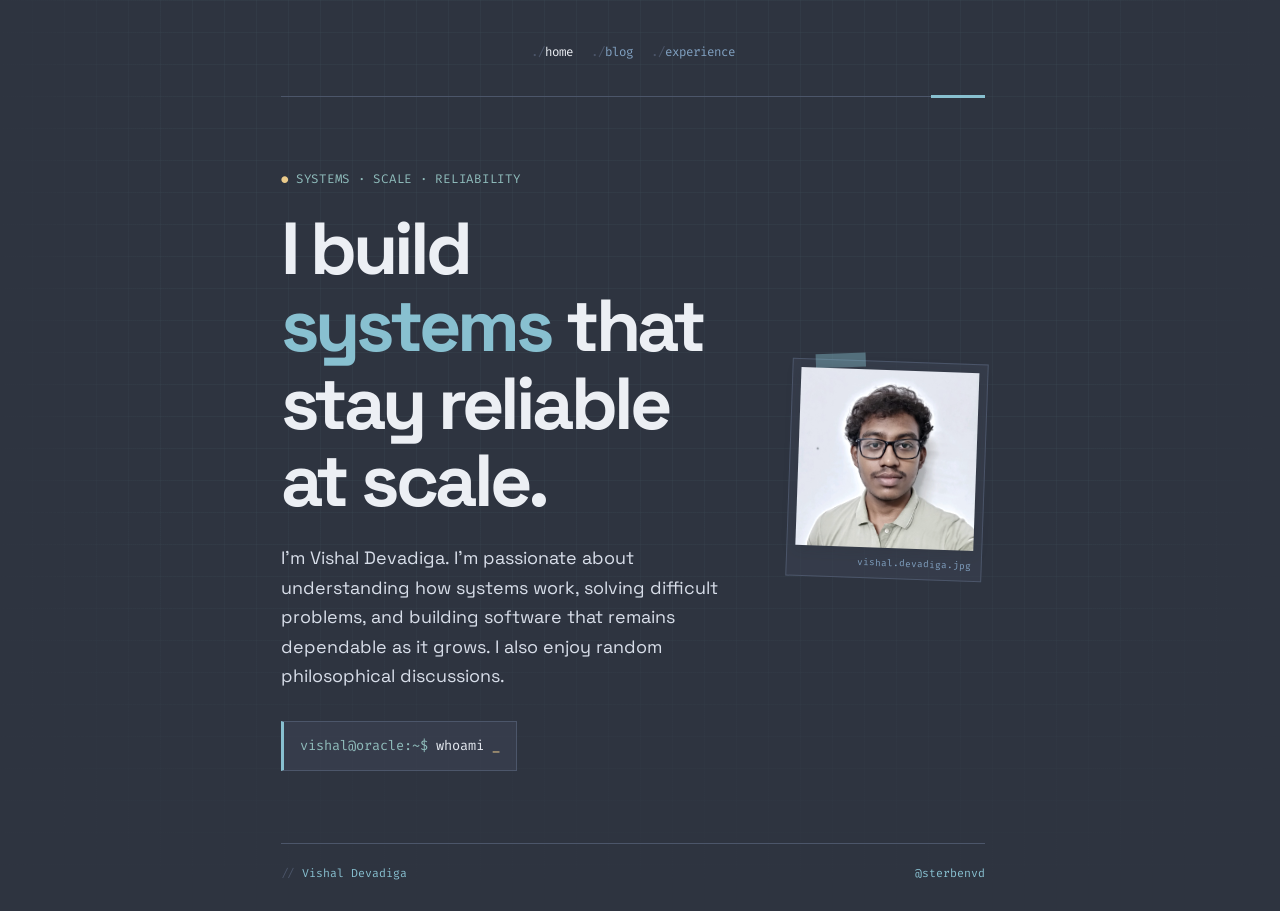
<file: index.html>
<!DOCTYPE html>
<html lang="en">
  <head>
    <meta charset="UTF-8" />
    <meta name="viewport" content="width=device-width, initial-scale=1.0" />
    <title>Vishal Devadiga · Home</title>
    <link rel="stylesheet" href="./style.css" />
  </head>

  <body>
    <header>
      <nav aria-label="Primary navigation">
        <ul>
          <li><a href="./index.html" aria-current="page">home</a></li>
          <li><a href="./blog/index.html">blog</a></li>
          <li><a href="./experience.html">experience</a></li>
        </ul>
      </nav>
    </header>
    <main>
      <div class="hero-layout">
        <section class="hero">
          <p class="eyebrow">systems · scale · reliability</p>
          <h1>I build <span>systems</span> that stay reliable at scale.</h1>
          <p class="hero-copy">
            I'm Vishal Devadiga. I'm passionate about understanding how systems
            work, solving difficult problems, and building software that remains
            dependable as it grows. I also enjoy random philosophical
            discussions.
          </p>
          <p class="prompt"><span class="command">vishal@oracle:~$</span> whoami <span class="cursor">_</span></p>
        </section>
        <figure class="hero-photo">
          <img src="./images/vish_dev.jpg" alt="Portrait of Vishal Devadiga" />
          <figcaption>vishal.devadiga.jpg</figcaption>
        </figure>
      </div>
    </main>
    <footer>
      <a href="https://www.linkedin.com/in/vishal-devadiga-3667a7224/">Vishal Devadiga</a>
      <a href="https://github.com/sterbenvd">@sterbenvd</a>
    </footer>
  </body>
</html>
</file>
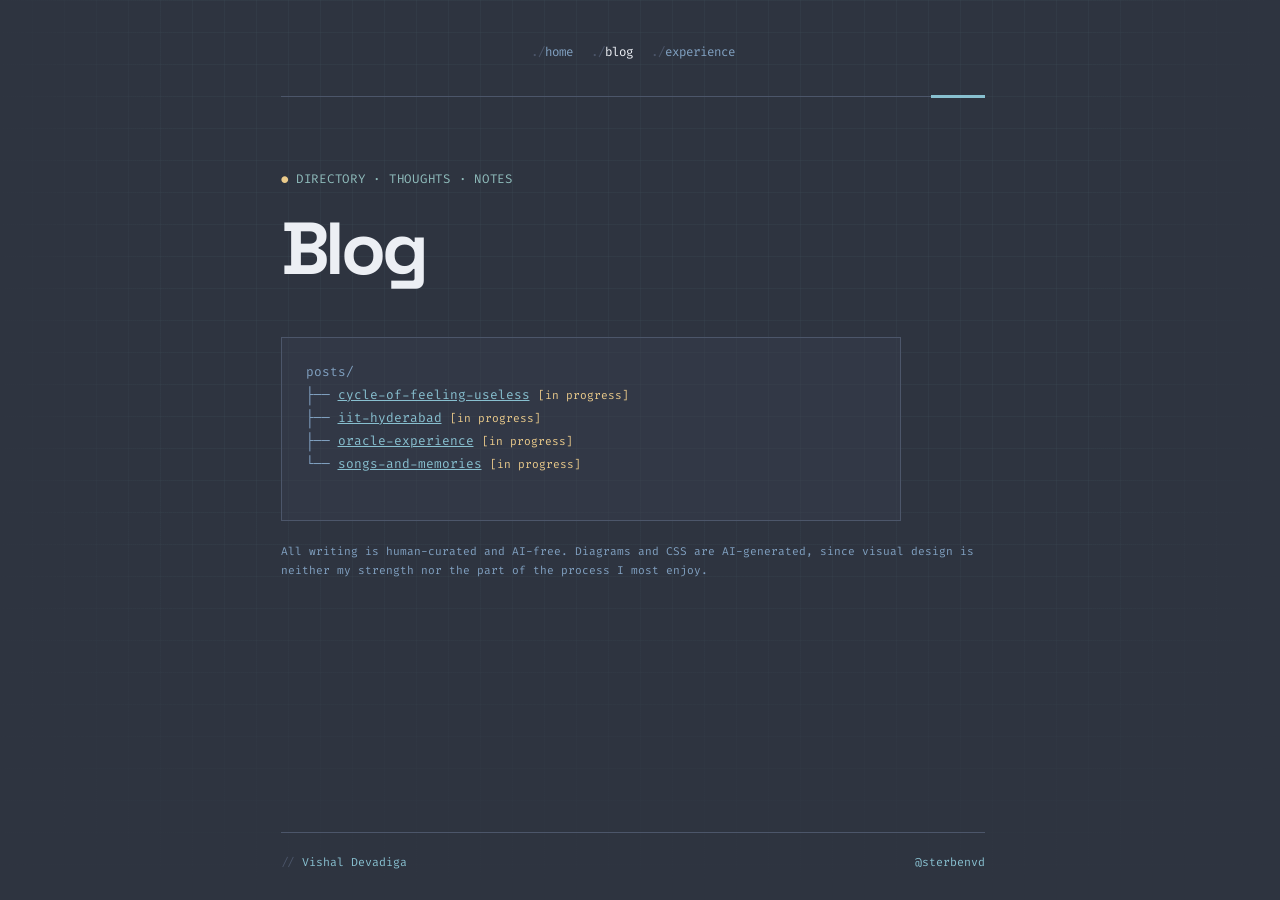
<file: blog/index.html>
<!DOCTYPE html>
<html lang="en">
  <head>
    <meta charset="UTF-8" />
    <meta name="viewport" content="width=device-width, initial-scale=1.0" />
    <title>Vishal Devadiga · Blog</title>
    <link rel="stylesheet" href="../style.css" />
  </head>

  <body>
    <header>
      <nav aria-label="Primary navigation">
        <ul>
          <li><a href="../index.html">home</a></li>
          <li><a href="./index.html" aria-current="page">blog</a></li>
          <li><a href="../experience.html">experience</a></li>
        </ul>
      </nav>
    </header>
    <main>
      <p class="eyebrow">directory · thoughts · notes</p>
      <h1>Blog</h1>
      <section class="blog-directory-card" aria-label="Blog posts">
        <pre class="folder-tree">posts/
├── <a href="./posts/cycle-of-feeling-useless.html">cycle-of-feeling-useless</a> <span class="post-status">[in progress]</span>
├── <a href="./posts/iit-hyderabad.html">iit-hyderabad</a> <span class="post-status">[in progress]</span>
├── <a href="./posts/oracle-experience.html">oracle-experience</a> <span class="post-status">[in progress]</span>
└── <a href="./posts/songs-and-memories.html">songs-and-memories</a> <span class="post-status">[in progress]</span>
        </pre>
      </section>
      <p class="blog-note">All writing is human-curated and AI-free. Diagrams and CSS are AI-generated, since visual design is neither my strength nor the part of the process I most enjoy.</p>
    </main>
    <footer>
      <a href="https://www.linkedin.com/in/vishal-devadiga-3667a7224/">Vishal Devadiga</a>
      <a href="https://github.com/sterbenvd">@sterbenvd</a>
    </footer>
  </body>
</html>
</file>
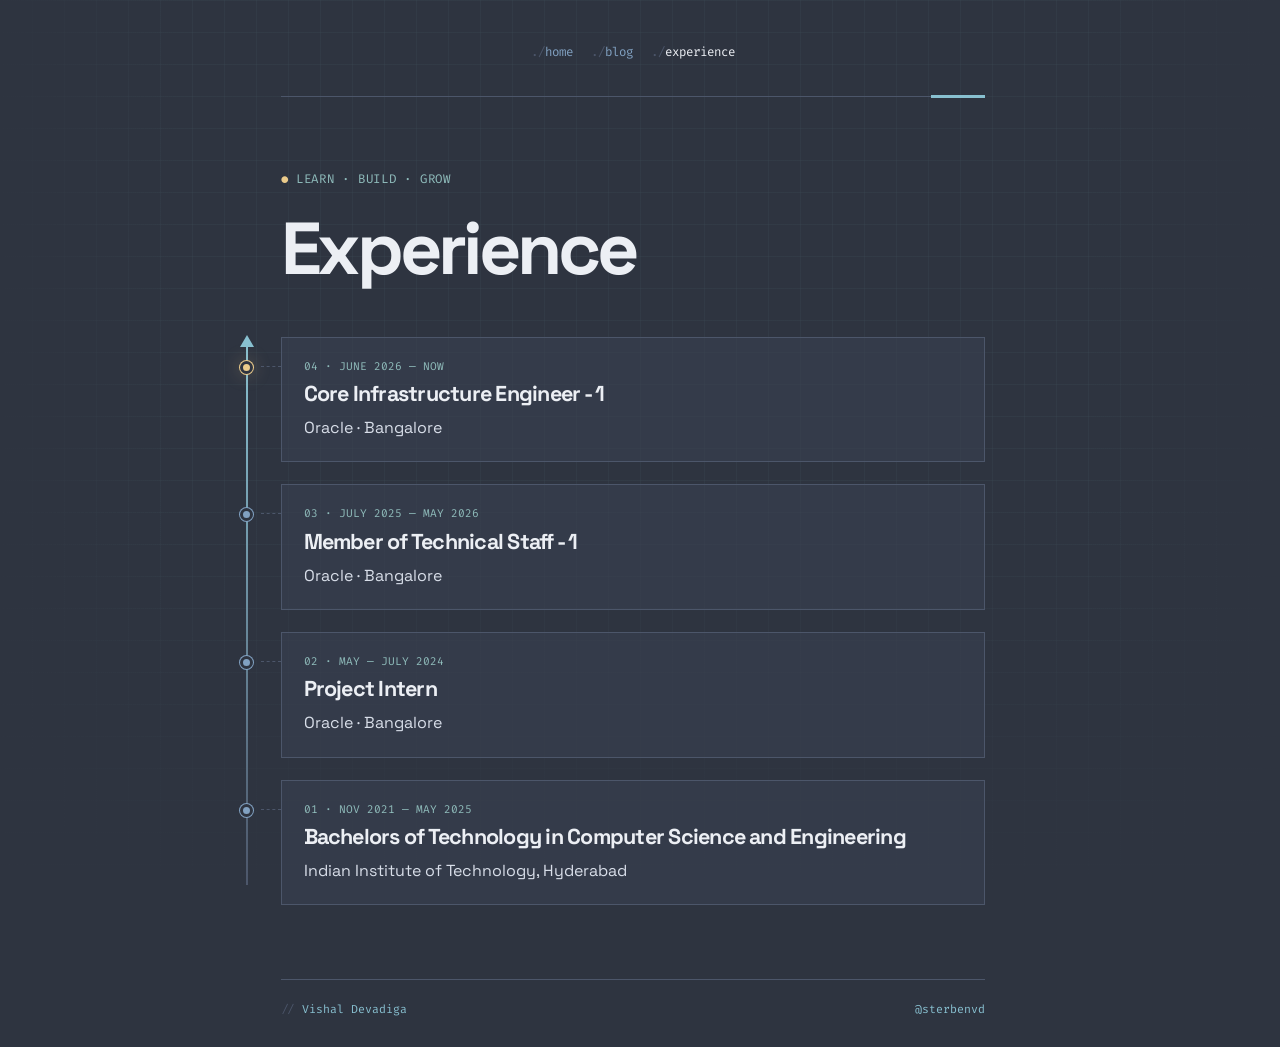
<file: experience.html>
<!DOCTYPE html>
<html lang="en">
  <head>
    <meta charset="UTF-8" />
    <meta name="viewport" content="width=device-width, initial-scale=1.0" />
    <title>Vishal Devadiga · Experience</title>
    <link rel="stylesheet" href="./style.css" />
  </head>

  <body>
    <header>
      <nav aria-label="Primary navigation">
        <ul>
          <li><a href="./index.html">home</a></li>
          <li><a href="./blog/index.html">blog</a></li>
          <li><a href="./experience.html" aria-current="page">experience</a></li>
        </ul>
      </nav>
    </header>
    <main>
      <p class="eyebrow">learn · build · grow</p>
      <h1>Experience</h1>
      <section class="career-diagram" aria-label="Career progression">
        <div class="career-axis" aria-hidden="true"></div>
        <ol class="career-path">
          <li class="career-step career-step--current">
            <span class="career-marker" aria-hidden="true"></span>
            <div class="career-card">
              <p class="career-meta">04 · June 2026 — now</p>
              <h2>Core Infrastructure Engineer - 1</h2>
              <p>Oracle · Bangalore</p>
            </div>
          </li>
          <li class="career-step">
            <span class="career-marker" aria-hidden="true"></span>
            <div class="career-card">
              <p class="career-meta">03 · July 2025 — May 2026</p>
              <h2>Member of Technical Staff - 1</h2>
              <p>Oracle · Bangalore</p>
            </div>
          </li>
          <li class="career-step">
            <span class="career-marker" aria-hidden="true"></span>
            <div class="career-card">
              <p class="career-meta">02 · May — July 2024</p>
              <h2>Project Intern</h2>
              <p>Oracle · Bangalore</p>
            </div>
          </li>
          <li class="career-step">
            <span class="career-marker" aria-hidden="true"></span>
            <div class="career-card">
              <p class="career-meta">01 ·  Nov 2021 — May 2025</p>
              <h2>Bachelors of Technology in Computer Science and Engineering</h2>
              <p>Indian Institute of Technology, Hyderabad</p>
            </div>
          </li>
        </ol>
      </section>
    </main>
    <footer>
      <a href="https://www.linkedin.com/in/vishal-devadiga-3667a7224/">Vishal Devadiga</a>
      <a href="https://github.com/sterbenvd">@sterbenvd</a>
    </footer>
  </body>
</html>
</file>
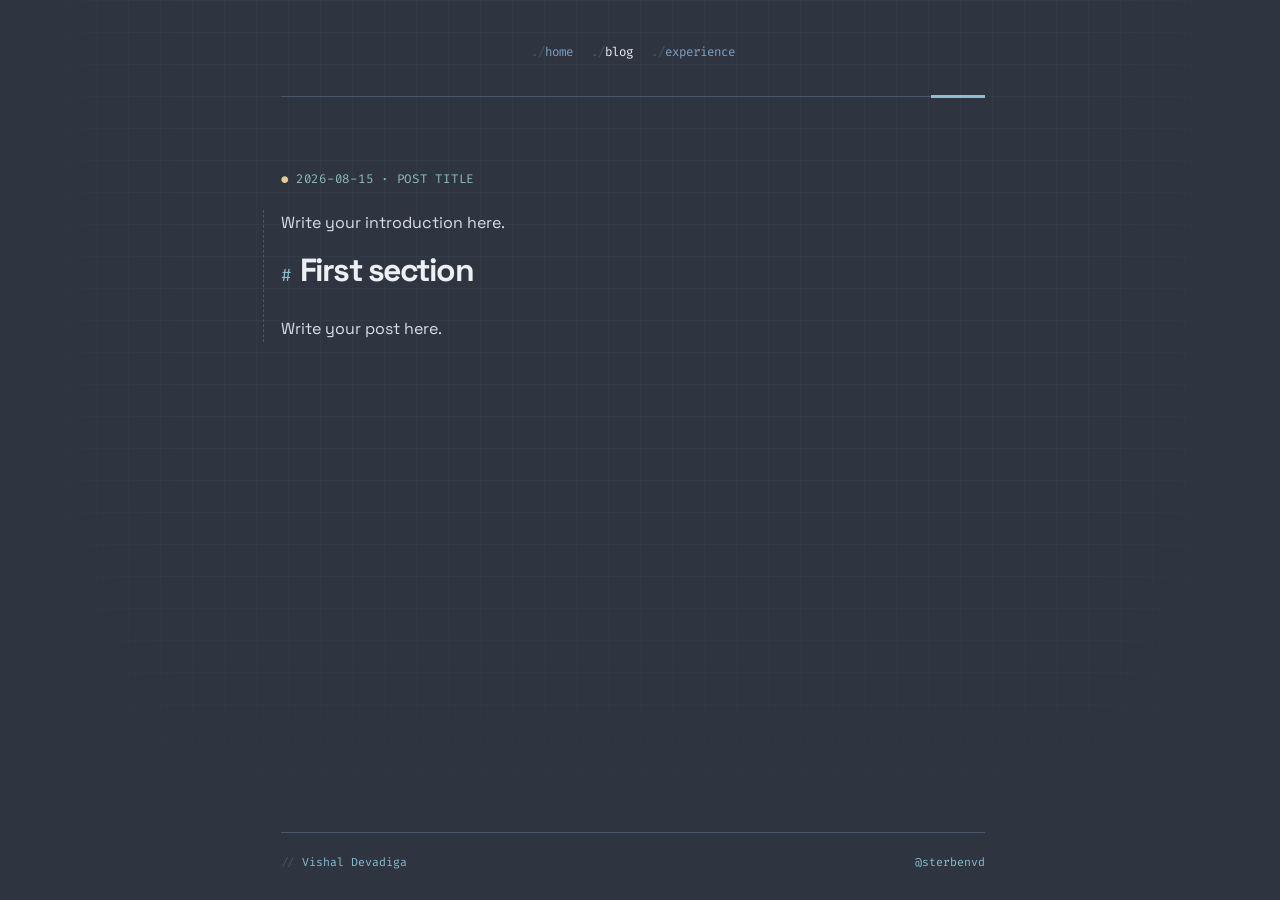
<file: _layouts/post-template.html>
<!DOCTYPE html>
<html lang="en">
  <head>
    <meta charset="UTF-8" />
    <meta name="viewport" content="width=device-width, initial-scale=1.0" />
    <title>Post title · Vishal Devadiga</title>
    <link rel="stylesheet" href="../style.css" />
  </head>

  <body>
    <header>
      <nav aria-label="Primary navigation">
        <ul>
          <li><a href="../index.html">home</a></li>
          <li><a href="./index.html" aria-current="page">blog</a></li>
          <li><a href="../experience.html">experience</a></li>
        </ul>
      </nav>
    </header>
    <main class="blog-post">
      <!-- Copy this file into posts/ and replace the placeholder content. -->
      <p class="eyebrow">2026-08-15 · Post title</p>
      <section>
        <p>Write your introduction here.</p>
        <h2>First section</h2>
        <p>Write your post here.</p>
      </section>
    </main>
    <footer>
      <a href="https://www.linkedin.com/in/vishal-devadiga-3667a7224/">Vishal Devadiga</a>
      <a href="https://github.com/sterbenvd">@sterbenvd</a>
    </footer>
  </body>
</html>
</file>
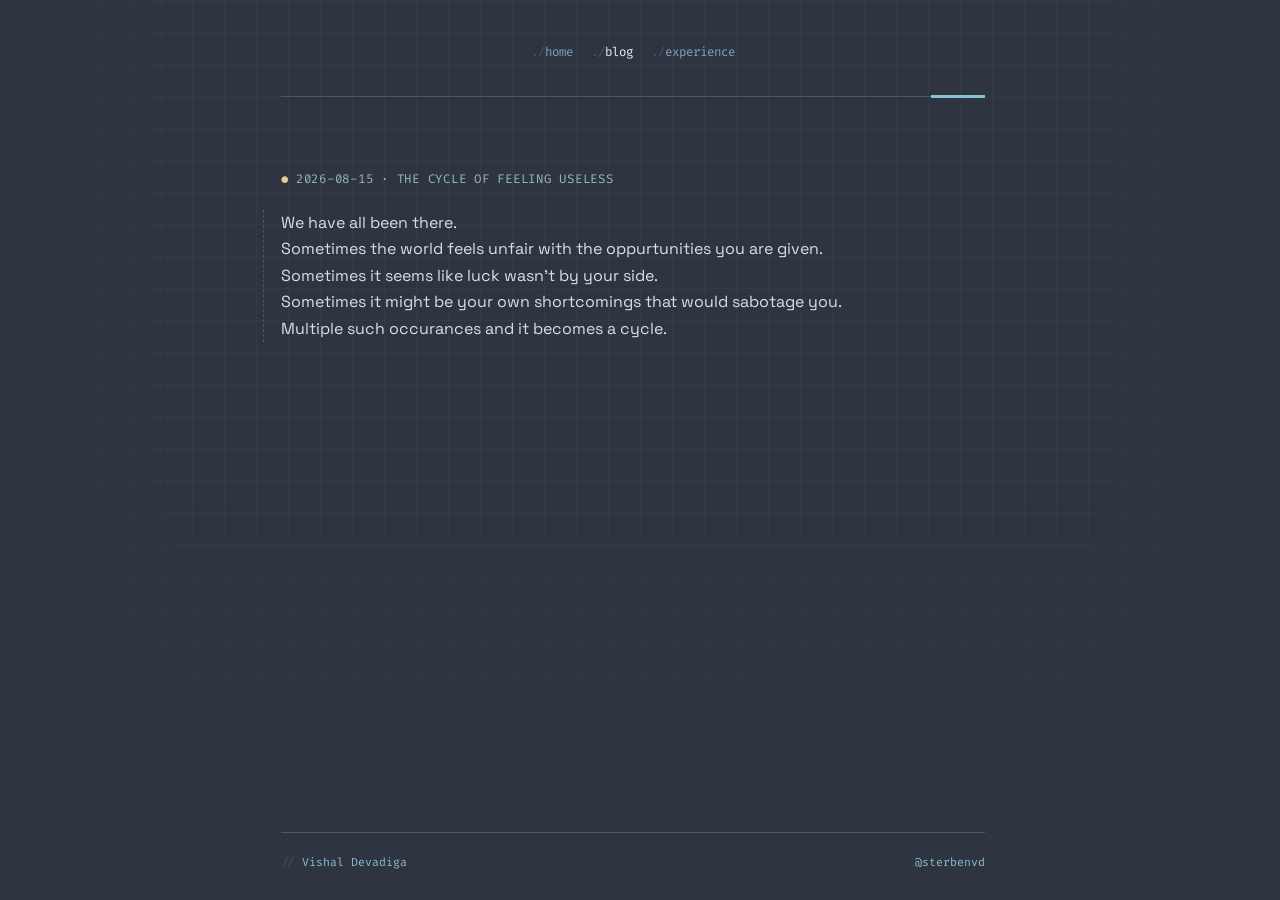
<file: blog/posts/cycle-of-feeling-useless.html>
<!doctype html>
<html lang="en">
    <head>
        <meta charset="UTF-8" />
        <meta name="viewport" content="width=device-width, initial-scale=1.0" />
        <title>The Cycle of Feeling Useless · Vishal Devadiga</title>
        <link rel="stylesheet" href="../../style.css" />
    </head>
    <body>
        <header>
            <nav aria-label="Primary navigation">
                <ul>
                    <li><a href="../../index.html">home</a></li>
                    <li>
                        <a href="../index.html" aria-current="page">blog</a>
                    </li>
                    <li><a href="../../experience.html">experience</a></li>
                </ul>
            </nav>
        </header>
        <main class="blog-post">
            <p class="eyebrow">2026-08-15 · The Cycle of Feeling Useless</p>
            <section>
                <p>
                    We have all been there. <br />
                    Sometimes the world feels unfair with the oppurtunities you
                    are given. <br />
                    Sometimes it seems like luck wasn't by your side. <br />
                    Sometimes it might be your own shortcomings that would
                    sabotage you. <br />
                    Multiple such occurances and it becomes a cycle.
                </p>
            </section>
        </main>
        <footer>
            <a href="https://www.linkedin.com/in/vishal-devadiga-3667a7224/"
                >Vishal Devadiga</a
            ><a href="https://github.com/sterbenvd">@sterbenvd</a>
        </footer>
    </body>
</html>
</file>
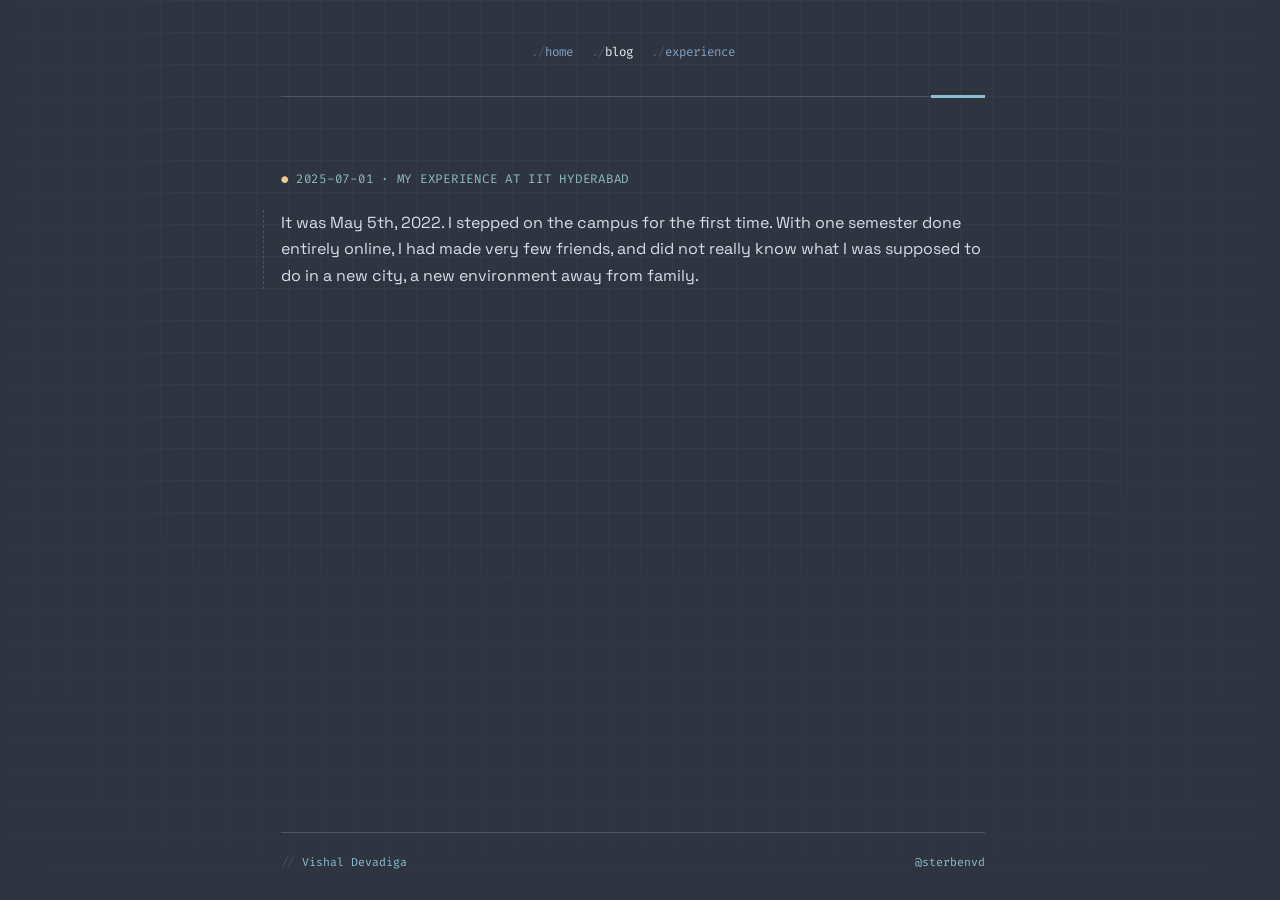
<file: blog/posts/iit-hyderabad.html>
<!doctype html>
<html lang="en">
    <head>
        <meta charset="UTF-8" />
        <meta name="viewport" content="width=device-width, initial-scale=1.0" />
        <title>My Experience at IIT Hyderabad · Vishal Devadiga</title>
        <link rel="stylesheet" href="../../style.css" />
    </head>
    <body>
        <header>
            <nav aria-label="Primary navigation">
                <ul>
                    <li><a href="../../index.html">home</a></li>
                    <li>
                        <a href="../index.html" aria-current="page">blog</a>
                    </li>
                    <li><a href="../../experience.html">experience</a></li>
                </ul>
            </nav>
        </header>
        <main class="blog-post">
            <p class="eyebrow">2025-07-01 · My Experience at IIT Hyderabad</p>
            <section>
                <p>
                    It was May 5th, 2022. I stepped on the campus for the first
                    time. With one semester done entirely online, I had made
                    very few friends, and did not really know what I was
                    supposed to do in a new city, a new environment away from
                    family.<br />
                </p>
            </section>
        </main>
        <footer>
            <a href="https://www.linkedin.com/in/vishal-devadiga-3667a7224/"
                >Vishal Devadiga</a
            ><a href="https://github.com/sterbenvd">@sterbenvd</a>
        </footer>
    </body>
</html>
</file>
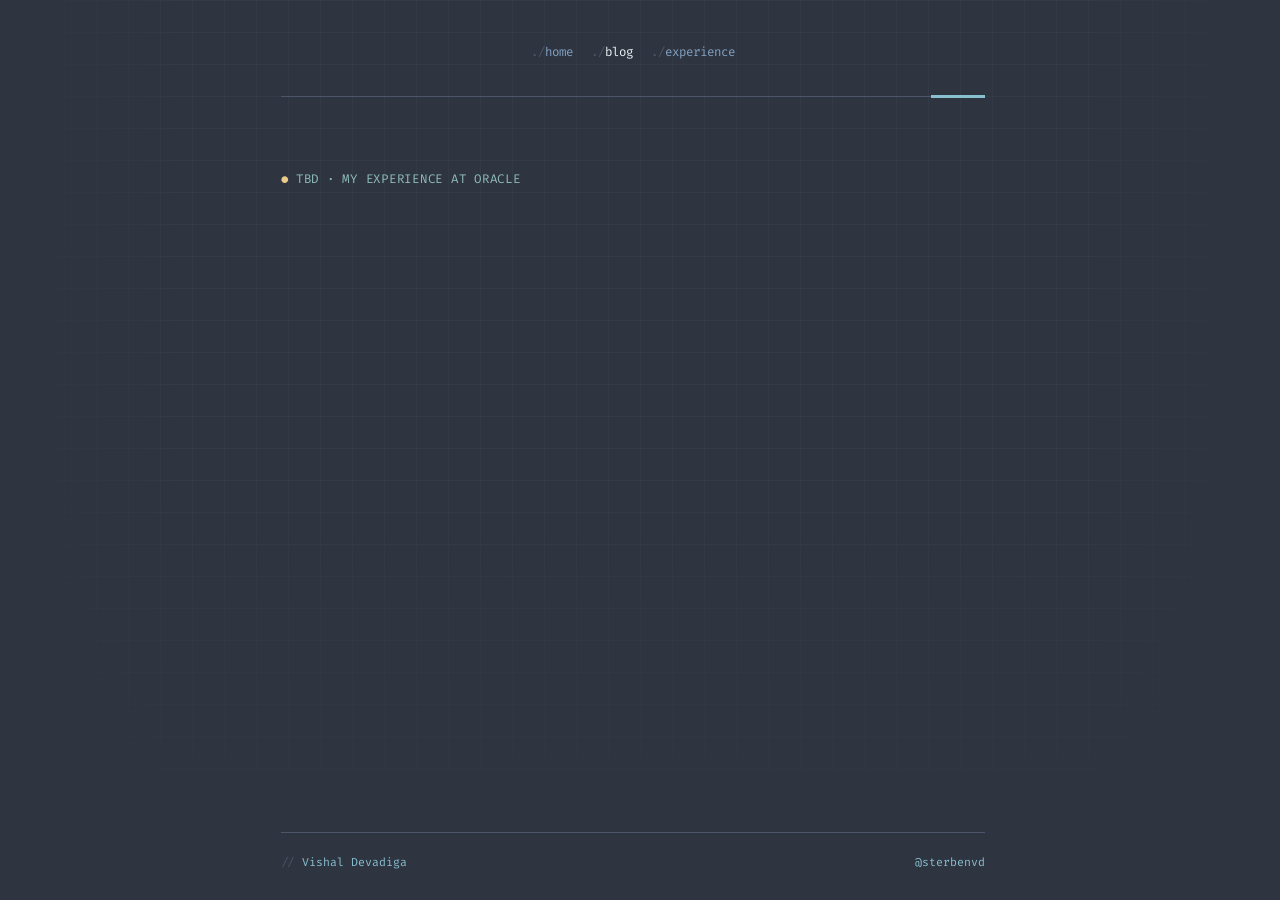
<file: blog/posts/oracle-experience.html>
<!doctype html>
<html lang="en">
    <head>
        <meta charset="UTF-8" />
        <meta name="viewport" content="width=device-width, initial-scale=1.0" />
        <title>My Experience at Oracle · Vishal Devadiga</title>
        <link rel="stylesheet" href="../../style.css" />
    </head>
    <body>
        <header>
            <nav aria-label="Primary navigation">
                <ul>
                    <li><a href="../../index.html">home</a></li>
                    <li>
                        <a href="../index.html" aria-current="page">blog</a>
                    </li>
                    <li><a href="../../experience.html">experience</a></li>
                </ul>
            </nav>
        </header>
        <main class="blog-post">
            <p class="eyebrow">TBD · My Experience at Oracle</p>
            <section></section>
        </main>
        <footer>
            <a href="https://www.linkedin.com/in/vishal-devadiga-3667a7224/"
                >Vishal Devadiga</a
            ><a href="https://github.com/sterbenvd">@sterbenvd</a>
        </footer>
    </body>
</html>
</file>
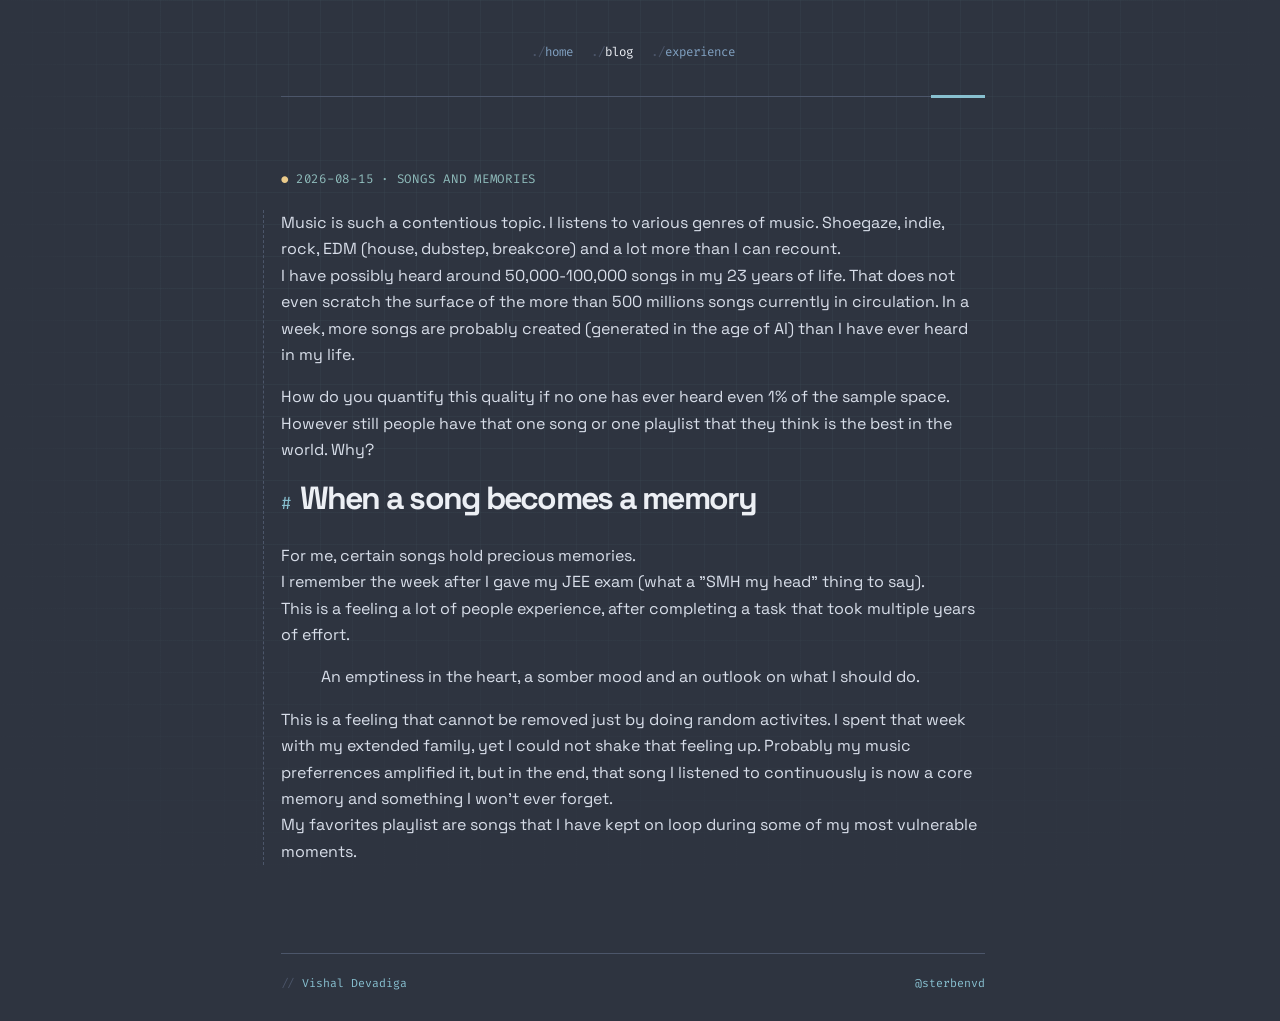
<file: blog/posts/songs-and-memories.html>
<!doctype html>
<html lang="en">
    <head>
        <meta charset="UTF-8" />
        <meta name="viewport" content="width=device-width, initial-scale=1.0" />
        <title>Songs, Memories, and Favorites · Vishal Devadiga</title>
        <link rel="stylesheet" href="../../style.css" />
    </head>
    <body>
        <header>
            <nav aria-label="Primary navigation">
                <ul>
                    <li><a href="../../index.html">home</a></li>
                    <li>
                        <a href="../index.html" aria-current="page">blog</a>
                    </li>
                    <li><a href="../../experience.html">experience</a></li>
                </ul>
            </nav>
        </header>
        <main class="blog-post">
            <p class="eyebrow">2026-08-15 · Songs and Memories</p>
            <section>
                <p>
                    Music is such a contentious topic. I listens to various
                    genres of music. Shoegaze, indie, rock, EDM (house, dubstep,
                    breakcore) and a lot more than I can recount. <br />
                    I have possibly heard around 50,000-100,000 songs in my 23
                    years of life. That does not even scratch the surface of the
                    more than 500 millions songs currently in circulation. In a
                    week, more songs are probably created (generated in the age
                    of AI) than I have ever heard in my life.
                </p>
                <p>
                    How do you quantify this quality if no one has ever heard
                    even 1% of the sample space. <br />
                    However still people have that one song or one playlist that
                    they think is the best in the world. Why?
                </p>
                <h2>When a song becomes a memory</h2>
                <p>
                    For me, certain songs hold precious memories. <br />
                    I remember the week after I gave my JEE exam (what a "SMH my
                    head" thing to say). <br />
                    This is a feeling a lot of people experience, after
                    completing a task that took multiple years of effort.
                </p>
                <blockquote>
                    An emptiness in the heart, a somber mood and an outlook on
                    what I should do.
                </blockquote>
                <p>
                    This is a feeling that cannot be removed just by doing
                    random activites. I spent that week with my extended family,
                    yet I could not shake that feeling up. Probably my music
                    preferrences amplified it, but in the end, that song I
                    listened to continuously is now a core memory and something
                    I won't ever forget. <br />
                    My favorites playlist are songs that I have kept on loop
                    during some of my most vulnerable moments.
                </p>
                <p></p>
            </section>
        </main>
        <footer>
            <a href="https://www.linkedin.com/in/vishal-devadiga-3667a7224/"
                >Vishal Devadiga</a
            ><a href="https://github.com/sterbenvd">@sterbenvd</a>
        </footer>
    </body>
</html>
</file>
<file: style.css>
@import url('https://fonts.googleapis.com/css2?family=Fira+Code:wght@400;500;600&family=Space+Grotesk:wght@400;500;600;700&display=swap');

:root {
    --nord-0: #2E3440;
    --nord-1: #3B4252;
    --nord-2: #434C5E;
    --nord-3: #4C566A;
    --nord-4: #D8DEE9;
    --nord-5: #E5E9F0;
    --nord-6: #ECEFF4;
    --nord-7: #8FBCBB;
    --nord-8: #88C0D0;
    --nord-9: #81A1C1;
    --nord-10: #5E81AC;
    --nord-yellow: #EBCB8B;
    --mono: 'Fira Code', 'SFMono-Regular', Consolas, 'Liberation Mono', monospace;
    --sans: 'Space Grotesk', system-ui, sans-serif;
}

* { box-sizing: border-box; }

html {
    background: var(--nord-0);
    overflow-y: scroll;
    scrollbar-gutter: stable;
}

body {
    position: relative;
    isolation: isolate;
    max-width: 760px;
    min-height: 100vh;
    margin: 0 auto;
    padding: 0 28px;
    display: flex;
    flex-direction: column;
    color: var(--nord-4);
    background-color: transparent;
    font-family: var(--sans);
    line-height: 1.65;
}

body::before {
    position: fixed;
    z-index: -1;
    inset: 0;
    background-color: var(--nord-0);
    background-image: linear-gradient(to bottom, transparent 0%, transparent 55%, var(--nord-0) 100%), linear-gradient(to right, var(--nord-0) 0%, transparent 14%, transparent 86%, var(--nord-0) 100%), linear-gradient(rgba(136, 192, 208, 0.045) 1px, transparent 1px), linear-gradient(90deg, rgba(136, 192, 208, 0.045) 1px, transparent 1px);
    background-size: 100% 100%, 100% 100%, 32px 32px, 32px 32px;
    background-attachment: fixed;
    content: '';
    pointer-events: none;
}

body::after {
    display: none;
}

header, footer {
    position: relative;
    display: flex;
    align-items: center;
    justify-content: space-between;
    gap: 24px;
}

header { justify-content: center; padding: 28px 0 22px; border-bottom: 1px solid var(--nord-3); }

header::after {
    position: absolute;
    right: 0;
    bottom: -2px;
    width: 54px;
    height: 3px;
    background: var(--nord-8);
    content: '';
}

.site-name, nav, nav a, .eyebrow, .prompt, footer { font-family: var(--mono); }

.site-name {
    color: var(--nord-6);
    font-size: 1.05rem;
    font-weight: 600;
    letter-spacing: -0.04em;
    text-decoration: none;
}

.site-name::before { color: var(--nord-8); content: '~/'; }
.site-name:hover { color: var(--nord-8); text-decoration: none; }

nav ul { display: flex; gap: 18px; align-items: center; margin: 0; padding: 0; list-style: none; }
nav a { color: var(--nord-9); font-size: 0.78rem; text-decoration: none; }
nav a::before { color: var(--nord-3); content: './'; }
nav a:hover, nav a[aria-current='page'] { color: var(--nord-6); }

main { flex: 1; padding: 72px 0; }

.hero-layout {
    display: grid;
    grid-template-columns: minmax(0, 1fr) 196px;
    align-items: center;
    gap: 44px;
}

h1, h2 { margin-top: 0; color: var(--nord-6); font-weight: 700; letter-spacing: -0.055em; }
h1 { max-width: 650px; font-size: clamp(2.45rem, 8vw, 4.6rem); line-height: 1.05; }
h2 { font-size: clamp(2rem, 5vw, 3rem); line-height: 1.15; }
h2::before { margin-right: 10px; color: var(--nord-8); font-family: var(--mono); font-size: 0.55em; font-weight: 400; content: '#'; }
p { color: var(--nord-4); }
a { color: var(--nord-8); transition: color 160ms ease, background-color 160ms ease; }
a:hover { color: var(--nord-6); }

.eyebrow { margin: 0 0 20px; color: var(--nord-7); font-size: 0.78rem; letter-spacing: 0.06em; text-transform: uppercase; }
.eyebrow::before { color: var(--nord-yellow); content: '● '; }
.hero { max-width: 690px; }
.hero h1 { margin-bottom: 24px; }
.hero h1 span { color: var(--nord-8); }
.hero-copy { max-width: 570px; margin-bottom: 30px; font-size: 1.12rem; }

.hero-photo {
    position: relative;
    margin: 0;
    padding: 8px 8px 30px;
    border: 1px solid var(--nord-3);
    background: rgba(59, 66, 82, 0.58);
    transform: rotate(2deg);
}

.hero-photo::before {
    position: absolute;
    top: -7px;
    left: 22px;
    width: 50px;
    height: 14px;
    background: rgba(136, 192, 208, 0.42);
    content: '';
    transform: rotate(-4deg);
}

.hero-photo img {
    width: 100%;
    border-radius: 0;
    filter: saturate(0.72) contrast(1.04);
}

.hero-photo figcaption {
    position: absolute;
    right: 10px;
    bottom: 7px;
    color: var(--nord-9);
    font-family: var(--mono);
    font-size: 0.58rem;
}

.prompt { display: inline-block; margin: 0; padding: 13px 16px; border: 1px solid var(--nord-3); border-left: 3px solid var(--nord-8); color: var(--nord-5); background: rgba(59, 66, 82, 0.68); font-size: 0.85rem; }
.prompt .command { color: var(--nord-7); }
.prompt .cursor { color: var(--nord-yellow); animation: blink 1.1s steps(2, start) infinite; }

main > section, main > ul { position: relative; }
main > section::before, main > ul::before { position: absolute; top: 0; bottom: 0; left: -18px; border-left: 1px dashed var(--nord-3); content: ''; }
li { margin: 10px 0; }
li::marker { color: var(--nord-7); font-family: var(--mono); }

.career-diagram {
    min-height: 570px;
    margin-top: 46px;
    padding-left: 0;
}

.career-diagram::before { display: none; }

.career-axis {
    position: absolute;
    top: 8px;
    bottom: 22px;
    left: -35px;
    width: 2px;
    background: linear-gradient(to top, var(--nord-3), var(--nord-8));
}

.career-axis::before {
    position: absolute;
    top: -10px;
    left: -6px;
    width: 0;
    height: 0;
    border-right: 7px solid transparent;
    border-bottom: 12px solid var(--nord-8);
    border-left: 7px solid transparent;
    content: '';
}

.career-path {
    position: relative;
    display: flex;
    flex-direction: column;
    gap: 22px;
    margin: 0;
    padding: 0;
    list-style: none;
}

.career-step {
    position: relative;
    margin: 0;
    padding: 0;
}

.career-marker {
    position: absolute;
    top: 24px;
    left: -41px;
    width: 13px;
    height: 13px;
    border: 3px solid var(--nord-0);
    border-radius: 50%;
    background: var(--nord-9);
    box-shadow: 0 0 0 1px var(--nord-9);
}

.career-step--current .career-marker {
    background: var(--nord-yellow);
    box-shadow: 0 0 0 1px var(--nord-yellow), 0 0 18px rgba(235, 203, 139, 0.35);
}

.career-card {
    padding: 20px 22px;
    border: 1px solid var(--nord-3);
    background: rgba(59, 66, 82, 0.55);
}

.career-card::before {
    position: absolute;
    top: 29px;
    left: -20px;
    width: 20px;
    border-top: 1px dashed var(--nord-3);
    content: '';
}

.career-card h2 {
    margin: 0 0 8px;
    font-size: 1.35rem;
    letter-spacing: -0.035em;
}

.career-card h2::before { display: none; }
.career-card p { margin: 0; }
.career-card .career-meta { margin-bottom: 6px; color: var(--nord-7); font-family: var(--mono); font-size: 0.7rem; text-transform: uppercase; }

.blog-directory-card {
    max-width: 620px;
    margin: 42px 0 0;
    padding: 22px 24px;
    border: 1px solid var(--nord-3);
    background: rgba(59, 66, 82, 0.36);
}
.blog-directory-card::before { display: none; }
.folder-tree { margin: 0; color: var(--nord-9); font-family: var(--mono); font-size: 0.8rem; line-height: 1.8; white-space: pre-wrap; }
.post-status { color: var(--nord-yellow); font-size: 0.7rem; }
.blog-note { margin-top: 22px; color: var(--nord-9); font-family: var(--mono); font-size: 0.7rem; }

.blog-post h1 { font-size: clamp(2rem, 6vw, 3.6rem); }
.blog-post h2 { font-size: clamp(1.45rem, 3.5vw, 2rem); }

footer { padding: 20px 0 28px; border-top: 1px solid var(--nord-3); color: var(--nord-9); font-size: 0.72rem; }
footer a { text-decoration: none; }
footer a:first-child::before { color: var(--nord-3); content: '//\00a0'; }
button { padding: 10px 15px; border: none; border-radius: 5px; color: var(--nord-6); background-color: var(--nord-10); cursor: pointer; }
img { display: block; width: 200px; margin: auto; border-radius: 100px; box-shadow: 0 2px 14px rgba(46, 52, 64, 0.3); }

@keyframes blink { 50% { opacity: 0; } }

@media (max-width: 520px) {
    body { padding: 0 18px; }
    header, footer { flex-direction: column; gap: 14px; }
    header { align-items: center; }
    footer { align-items: flex-start; }
    nav ul { flex-wrap: wrap; gap: 12px 16px; }
    main { padding: 52px 0; }
    .hero-layout { grid-template-columns: 1fr; gap: 42px; }
    .hero-photo { width: min(196px, 65vw); justify-self: center; }
    .career-diagram { min-height: 0; margin-top: 34px; padding-left: 42px; }
    .career-axis { left: 15px; }
    .career-marker { left: -32px; }
    .career-card::before { left: -14px; width: 14px; }
}
</file>
